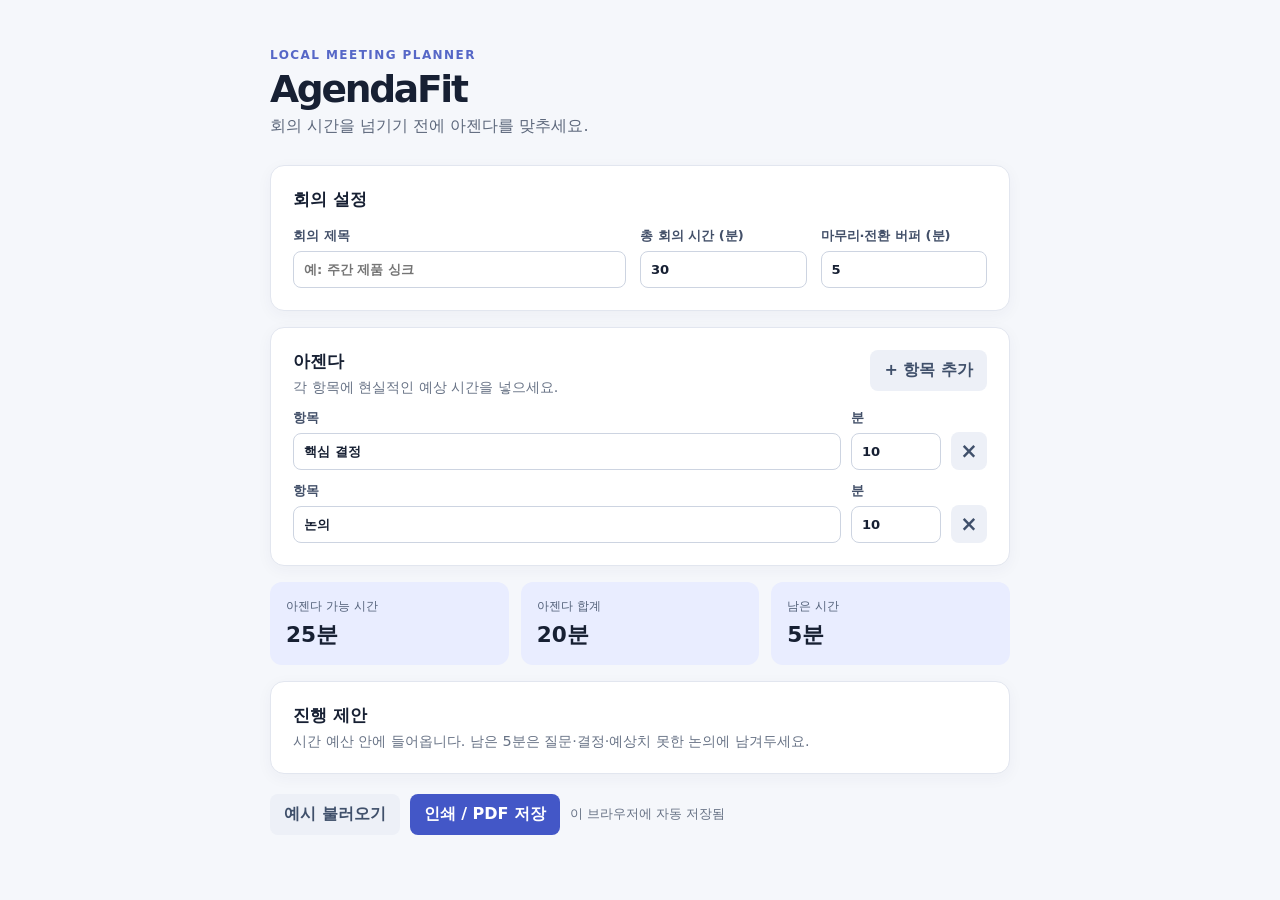
<file: products/2026-09-13-agendafit/index.html>
<!doctype html>
<html lang="ko">
<head>
  <meta charset="utf-8">
  <meta name="viewport" content="width=device-width, initial-scale=1">
  <title>AgendaFit — 회의 시간 예산</title>
  <link rel="stylesheet" href="style.css">
</head>
<body>
  <main class="app">
    <header><p class="eyebrow">LOCAL MEETING PLANNER</p><h1>AgendaFit</h1><p class="subtitle">회의 시간을 넘기기 전에 아젠다를 맞추세요.</p></header>
    <section class="card settings" aria-labelledby="meeting-heading">
      <h2 id="meeting-heading">회의 설정</h2>
      <div class="grid">
        <label>회의 제목<input id="meeting-title" maxlength="80" placeholder="예: 주간 제품 싱크"></label>
        <label>총 회의 시간 (분)<input id="total-minutes" type="number" min="1" max="1440" value="30"></label>
        <label>마무리·전환 버퍼 (분)<input id="buffer-minutes" type="number" min="0" max="1439" value="5"></label>
      </div>
    </section>
    <section class="card" aria-labelledby="agenda-heading">
      <div class="section-head"><div><h2 id="agenda-heading">아젠다</h2><p>각 항목에 현실적인 예상 시간을 넣으세요.</p></div><button id="add-item" class="secondary" type="button">+ 항목 추가</button></div>
      <div id="items" aria-live="polite"></div>
    </section>
    <section class="summary" aria-live="polite">
      <div><span>아젠다 가능 시간</span><strong id="available">25분</strong></div>
      <div><span>아젠다 합계</span><strong id="used">0분</strong></div>
      <div id="balance-card"><span id="balance-label">남은 시간</span><strong id="balance">25분</strong></div>
    </section>
    <section id="recommendation" class="card recommendation"><h2>진행 제안</h2><p>아젠다 항목을 추가하면 시간 예산을 확인할 수 있습니다.</p></section>
    <footer><button id="load-example" class="secondary" type="button">예시 불러오기</button><button id="print" type="button">인쇄 / PDF 저장</button><span id="save-status" role="status"></span></footer>
  </main>
  <template id="item-template"><div class="agenda-row"><label class="topic-label">항목<input class="topic" maxlength="100" placeholder="예: 출시 결정"></label><label>분<input class="minutes" type="number" min="0" max="1440" value="5" aria-label="항목 시간 (분)"></label><button class="remove" type="button" aria-label="항목 삭제">×</button></div></template>
  <script src="app.js"></script>
</body>
</html>
</file>
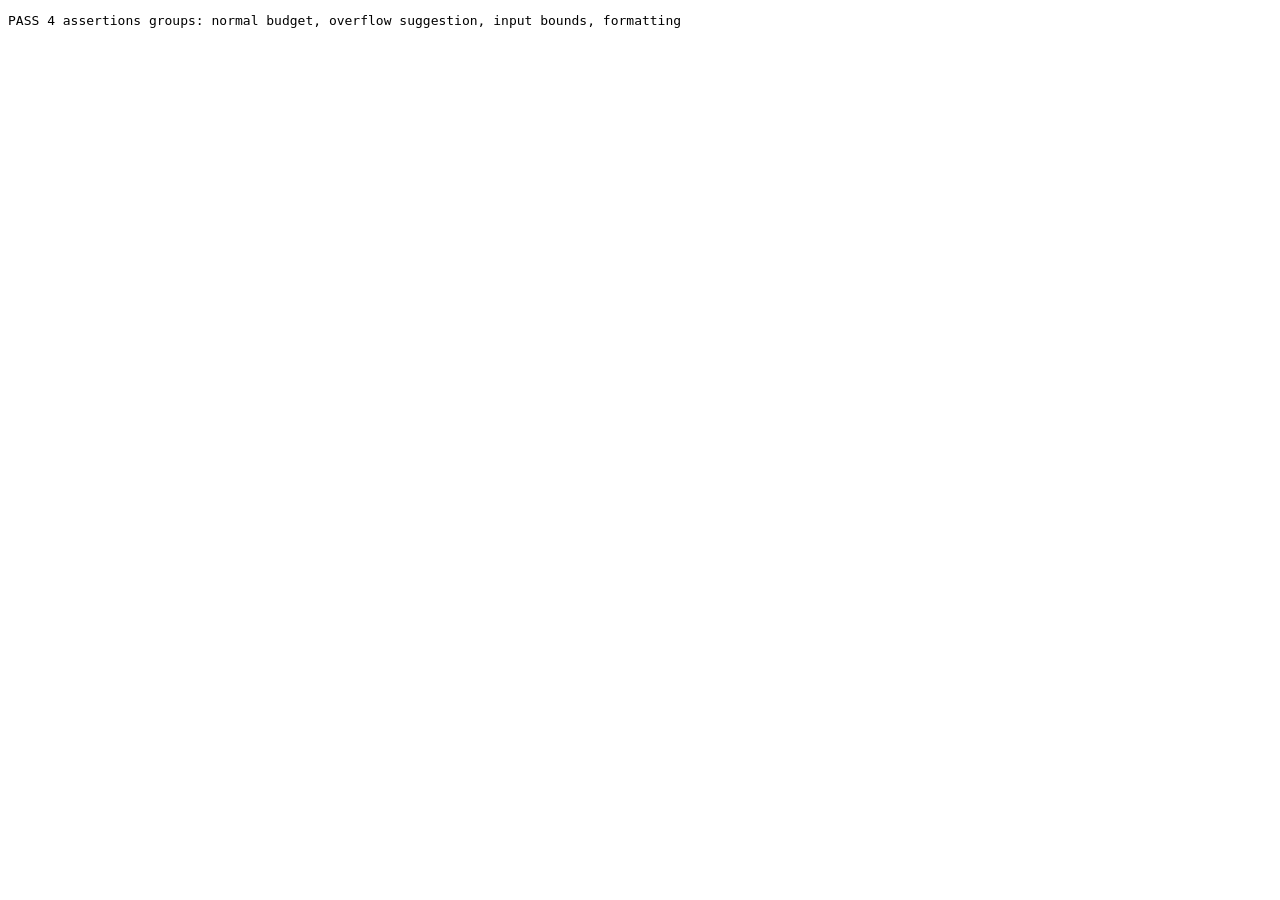
<file: products/2026-09-13-agendafit/test-browser.html>
<!doctype html><meta charset="utf-8"><title>AgendaFit tests</title><pre id="result">RUNNING</pre><script src="app.js"></script><script>
(function(){const a=window.AgendaFit;function ok(v,m){if(!v)throw Error(m)}try{let r=a.calculate(30,5,[{title:'결정',minutes:10},{title:'공유',minutes:15}]);ok(r.available===25&&r.used===25&&r.balance===0&&!r.over,'normal');r=a.calculate(30,5,[{title:'A',minutes:20},{title:'B',minutes:20}]);ok(r.over&&r.balance===-15&&r.suggested[0].suggestedMinutes===12&&r.suggested[1].suggestedMinutes===12,'overflow');r=a.calculate(10,99,[{title:'A',minutes:-3}]);ok(r.available===0&&r.used===0&&r.balance===0,'bounds');ok(a.formatMinutes(7)==='7분','format');document.querySelector('#result').textContent='PASS 4 assertions groups: normal budget, overflow suggestion, input bounds, formatting'}catch(e){document.querySelector('#result').textContent='FAIL '+e.message;document.title='FAIL'}})();
</script>
</file>
<file: products/2026-09-13-agendafit/style.css>
*{box-sizing:border-box}body{margin:0;background:#f5f7fb;color:#172033;font-family:system-ui,-apple-system,"Noto Sans KR",sans-serif}.app{max-width:780px;margin:0 auto;padding:48px 20px 64px}.eyebrow{letter-spacing:.12em;font-size:.75rem;font-weight:700;color:#5667c7;margin:0}h1{font-size:2.35rem;letter-spacing:-.06em;margin:5px 0}.subtitle{color:#5d687c;margin:0 0 28px}.card{background:#fff;border:1px solid #e2e6ef;border-radius:14px;padding:22px;margin:16px 0;box-shadow:0 4px 16px #2532540b}h2{font-size:1.05rem;margin:0 0 5px}.card p{margin:0;color:#687386;font-size:.9rem}.grid{display:grid;grid-template-columns:2fr 1fr 1fr;gap:14px;margin-top:16px}label{display:grid;gap:6px;font-size:.82rem;font-weight:650;color:#435069}input{width:100%;border:1px solid #cdd4e1;border-radius:8px;padding:10px;font:inherit;color:#172033;background:#fff}input:focus{outline:3px solid #dfe4ff;border-color:#6173df}.section-head{display:flex;justify-content:space-between;align-items:start;gap:12px}.agenda-row{display:grid;grid-template-columns:1fr 90px 36px;gap:10px;align-items:end;margin-top:12px}.summary{display:grid;grid-template-columns:repeat(3,1fr);gap:12px;margin:16px 0}.summary div{background:#e9edff;border-radius:12px;padding:16px}.summary span{display:block;font-size:.78rem;color:#53617a}.summary strong{font-size:1.35rem;display:block;margin-top:5px}.summary .over{background:#ffebe9;color:#9f2921}.summary .over span{color:#9f2921}button{border:0;border-radius:8px;background:#4357c7;color:white;font:inherit;font-weight:700;padding:10px 14px;cursor:pointer}button:hover{background:#3447ae}.secondary,.remove{background:#edf0f7;color:#40506b}.secondary:hover,.remove:hover{background:#dfe4ef}.remove{font-size:1.3rem;padding:7px}.recommendation ul{padding-left:20px;margin:12px 0 0}.recommendation li{margin:7px 0}footer{display:flex;gap:10px;align-items:center;margin-top:20px}#save-status{font-size:.8rem;color:#687386}@media(max-width:580px){.app{padding-top:28px}.grid,.summary{grid-template-columns:1fr}.agenda-row{grid-template-columns:1fr 78px 34px}}@media print{body{background:#fff}.app{max-width:none;padding:0}.card{box-shadow:none}button,footer,.remove{display:none!important}.agenda-row{grid-template-columns:1fr 90px}.summary{grid-template-columns:repeat(3,1fr)}}
</file>
